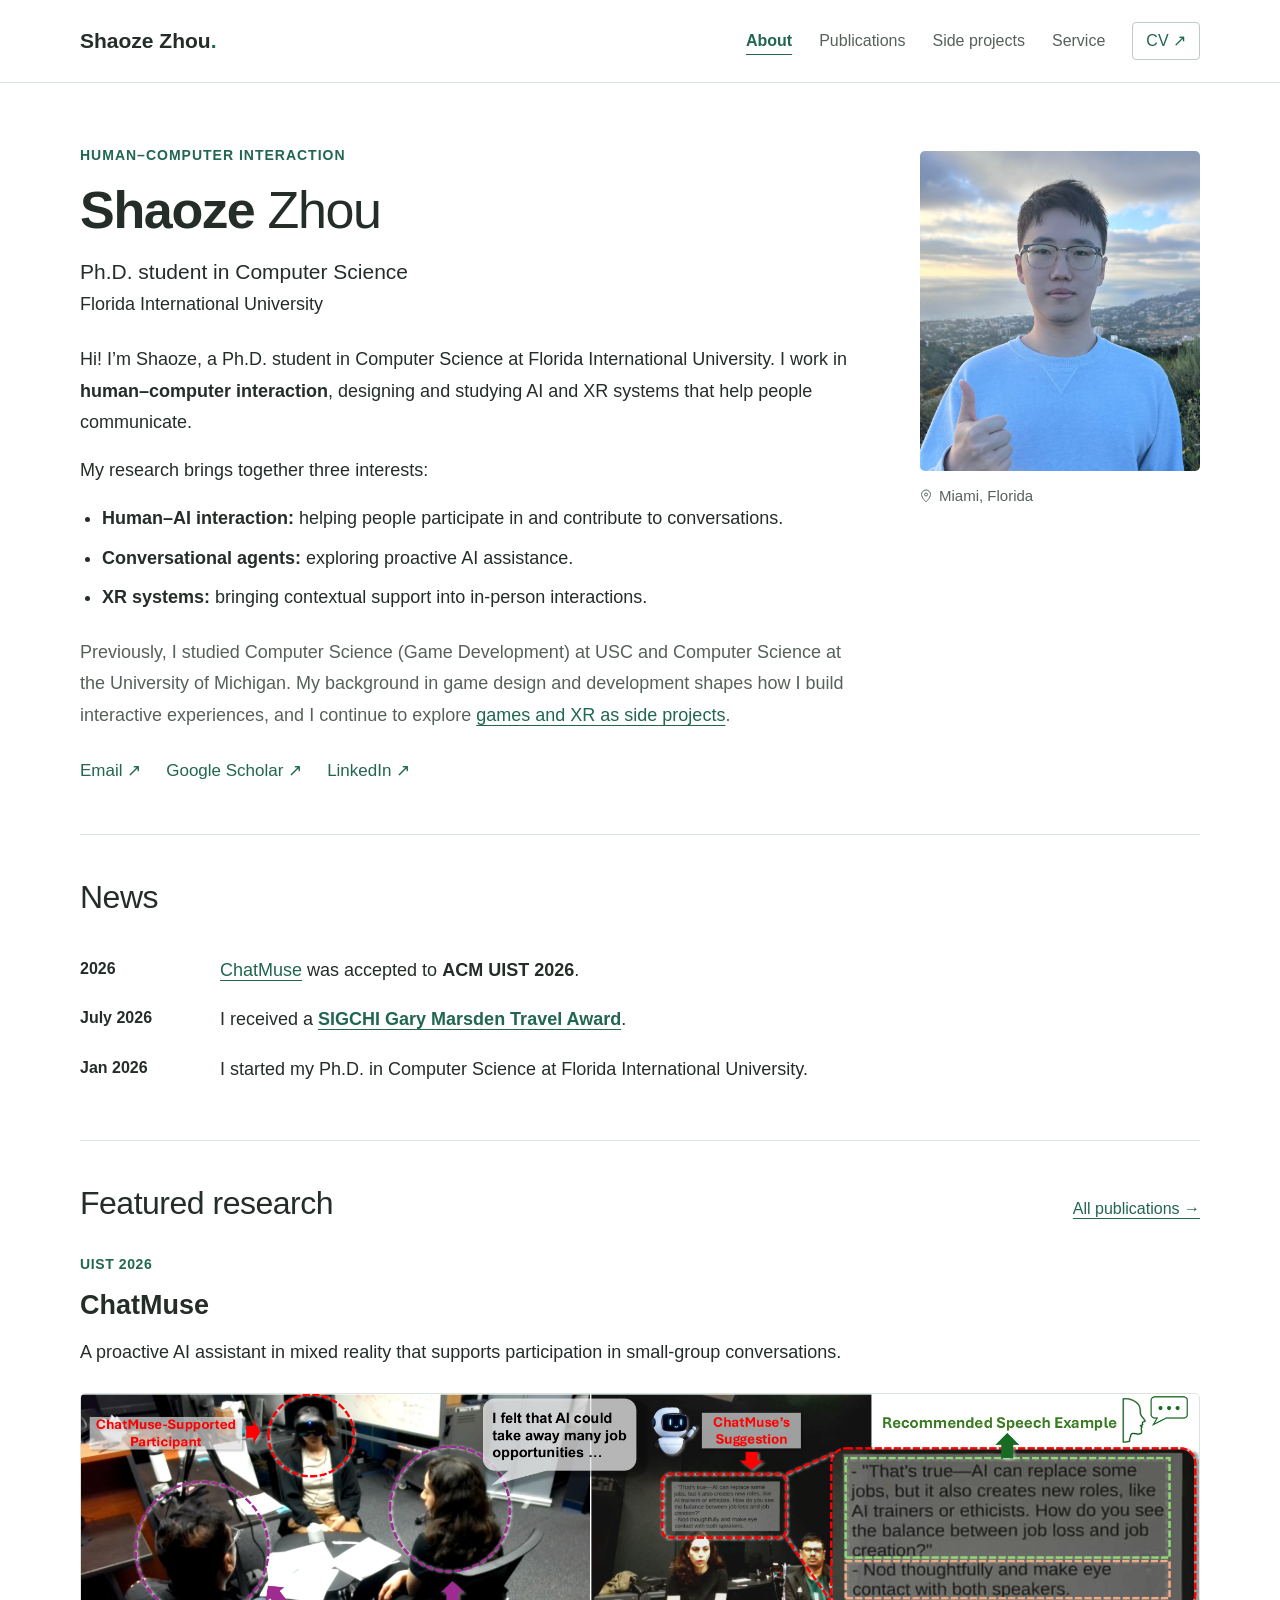
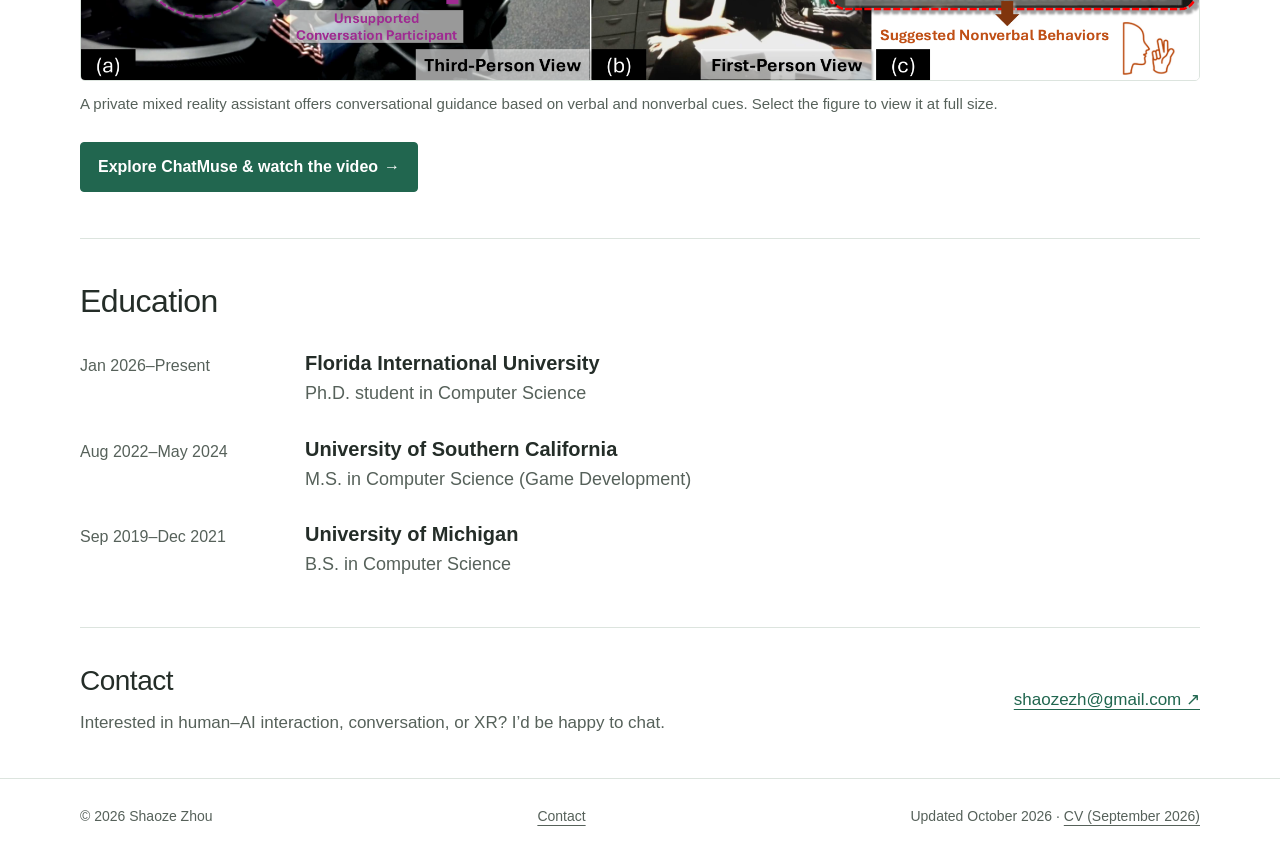
<file: index.html>
<!doctype html>
<html lang="en">
<head>
  <meta charset="utf-8">
  <meta name="viewport" content="width=device-width, initial-scale=1">
  <meta name="theme-color" content="#ffffff">
  <title>About — Shaoze Zhou</title>
  <meta name="description" content="Shaoze Zhou is a Computer Science Ph.D. student at Florida International University, researching human–AI interaction, conversational agents, and XR.">
  <meta property="og:type" content="website">
  <meta property="og:title" content="About — Shaoze Zhou">
  <meta property="og:description" content="Shaoze Zhou is a Computer Science Ph.D. student at Florida International University, researching human–AI interaction, conversational agents, and XR.">
  <meta property="og:image" content="https://shaozezh.com/assets/portrait.png">
  <meta property="og:url" content="https://shaozezh.com/">
  <link rel="canonical" href="https://shaozezh.com/">
  <link rel="icon" href="assets/favicon.svg" type="image/svg+xml">
  <link rel="stylesheet" href="assets/site.css">
  <script src="assets/site.js" defer></script>
</head>
<body>
  <a class="skip-link" href="#main">Skip to content</a>
  <header class="site-header">
    <div class="wrap header-inner">
      <a class="wordmark" href="index.html" aria-label="Shaoze Zhou, home">Shaoze Zhou<span>.</span></a>
      <nav class="nav desktop-nav" aria-label="Main navigation">
        <a href="index.html" aria-current="page">About</a>
        <a href="publications.html">Publications</a>
        <a href="projects.html">Side projects</a>
        <a href="service.html">Service</a>
        <a class="cv-link" href="assets/Shaoze-Zhou-CV.pdf" target="_blank" rel="noopener" aria-label="CV, PDF, September 2026, opens in a new tab">CV <span aria-hidden="true">↗</span></a>
      </nav>
      <details class="mobile-menu">
        <summary>Menu</summary>
        <nav class="nav" aria-label="Mobile navigation">
        <a href="index.html" aria-current="page">About</a>
        <a href="publications.html">Publications</a>
        <a href="projects.html">Side projects</a>
        <a href="service.html">Service</a>
        <a class="cv-link" href="assets/Shaoze-Zhou-CV.pdf" target="_blank" rel="noopener" aria-label="CV, PDF, September 2026, opens in a new tab">CV <span aria-hidden="true">↗</span></a>
        </nav>
      </details>
    </div>
  </header>
  <main class="wrap" id="main">
    <section class="intro" id="about" aria-labelledby="name">
      <div class="intro-copy">
        <div class="intro-heading">
          <p class="eyebrow">Human–computer interaction</p>
          <h1 id="name"><strong>Shaoze</strong> Zhou</h1>
          <p class="position">Ph.D. student in Computer Science<span>Florida International University</span></p>
        </div>
        <div class="bio">
          <p>Hi! I’m Shaoze, a Ph.D. student in Computer Science at Florida International University. I work in <strong>human–computer interaction</strong>, designing and studying AI and XR systems that help people communicate.</p>
          <p>My research brings together three interests:</p>
          <ul class="focus-list">
            <li><strong>Human–AI interaction:</strong> helping people participate in and contribute to conversations.</li>
            <li><strong>Conversational agents:</strong> exploring proactive AI assistance.</li>
            <li><strong>XR systems:</strong> bringing contextual support into in-person interactions.</li>
          </ul>
          <p class="background">Previously, I studied Computer Science (Game Development) at USC and Computer Science at the University of Michigan. My background in game design and development shapes how I build interactive experiences, and I continue to explore <a href="projects.html">games and XR as side projects</a>.</p>
        </div>
        <div class="social-links" aria-label="Profile and contact links">
          <a href="mailto:shaozezh@gmail.com">Email <span aria-hidden="true">↗</span></a>
          <a href="https://scholar.google.com/citations?user=6sEAU2wAAAAJ&amp;hl=en" target="_blank" rel="noopener">Google Scholar <span aria-hidden="true">↗</span></a>
          <a href="https://www.linkedin.com/in/shaozezh/" target="_blank" rel="noopener">LinkedIn <span aria-hidden="true">↗</span></a>
        </div>
      </div>
      <figure class="profile">
        <img class="portrait" src="assets/portrait.png" alt="Shaoze Zhou outdoors with the coast in the background" width="1920" height="2051" fetchpriority="high">
        <figcaption><svg width="12" height="14" viewBox="0 0 16 18" fill="none" aria-hidden="true"><path d="M14 7c0 4-6 10-6 10S2 11 2 7a6 6 0 1 1 12 0Z" stroke="currentColor" stroke-width="1.3"/><circle cx="8" cy="7" r="2" stroke="currentColor" stroke-width="1.3"/></svg> Miami, Florida</figcaption>
      </figure>
    </section>

    <section class="section" id="news" aria-labelledby="news-title">
      <div class="section-heading"><h2 id="news-title">News</h2></div>
      <dl class="news-list">
        <div class="news-item"><dt><time datetime="2026">2026</time></dt><dd><a href="publications.html#pub-chatmuse">ChatMuse</a> was accepted to <strong>ACM UIST 2026</strong>.</dd></div>
        <div class="news-item"><dt><time datetime="2026-07">July 2026</time></dt><dd>I received a <strong><a href="https://sigchi.org/resources/gary-marsden-travel-awards/recipients/" target="_blank" rel="noopener">SIGCHI Gary Marsden Travel Award</a></strong>.</dd></div>
        <div class="news-item"><dt><time datetime="2026-01">Jan 2026</time></dt><dd>I started my Ph.D. in Computer Science at Florida International University.</dd></div>
      </dl>
    </section>

    <section class="section home-feature" aria-labelledby="featured-title">
      <div class="section-heading"><h2 id="featured-title">Featured research</h2><a href="publications.html">All publications <span aria-hidden="true">→</span></a></div>
      <p class="pub-meta">UIST 2026</p>
      <h3>ChatMuse</h3>
      <p>A proactive AI assistant in mixed reality that supports participation in small-group conversations.</p>
      <figure class="teaser-figure">
          <a href="assets/chatmuse-teaser.png" target="_blank" rel="noopener" aria-label="Open the full-size ChatMuse teaser figure in a new tab">
            <img src="assets/chatmuse-teaser.png" alt="ChatMuse supports a participant in a three-person conversation through a mixed reality headset, offering suggested speech and nonverbal behaviors in their field of view." width="2048" height="525" loading="lazy">
          </a>
          <figcaption>A private mixed reality assistant offers conversational guidance based on verbal and nonverbal cues. Select the figure to view it at full size.</figcaption>
        </figure>
      <a class="button button-primary" href="chatmuse.html">Explore ChatMuse &amp; watch the video <span aria-hidden="true">→</span></a>
    </section>

    <section class="section" id="education" aria-labelledby="education-title">
      <div class="section-heading"><h2 id="education-title">Education</h2></div>
      <div class="education-list">
        <div class="education-item"><p class="date">Jan 2026–Present</p><div><h3>Florida International University</h3><p>Ph.D. student in Computer Science</p></div></div>
        <div class="education-item"><p class="date">Aug 2022–May 2024</p><div><h3>University of Southern California</h3><p>M.S. in Computer Science (Game Development)</p></div></div>
        <div class="education-item"><p class="date">Sep 2019–Dec 2021</p><div><h3>University of Michigan</h3><p>B.S. in Computer Science</p></div></div>
      </div>
    </section>

    <section class="contact" aria-labelledby="contact-title">
      <div><h2 id="contact-title">Contact</h2><p>Interested in human–AI interaction, conversation, or XR? I’d be happy to chat.</p></div>
      <a href="mailto:shaozezh@gmail.com">shaozezh@gmail.com <span aria-hidden="true">↗</span></a>
    </section>
  </main>
  <footer>
    <div class="wrap footer-inner">
      <span>© 2026 Shaoze Zhou</span>
      <a href="mailto:shaozezh@gmail.com">Contact</a>
      <span>Updated October 2026 · <a href="assets/Shaoze-Zhou-CV.pdf" target="_blank" rel="noopener">CV (September 2026)</a></span>
    </div>
  </footer>
</body>
</html>
</file>
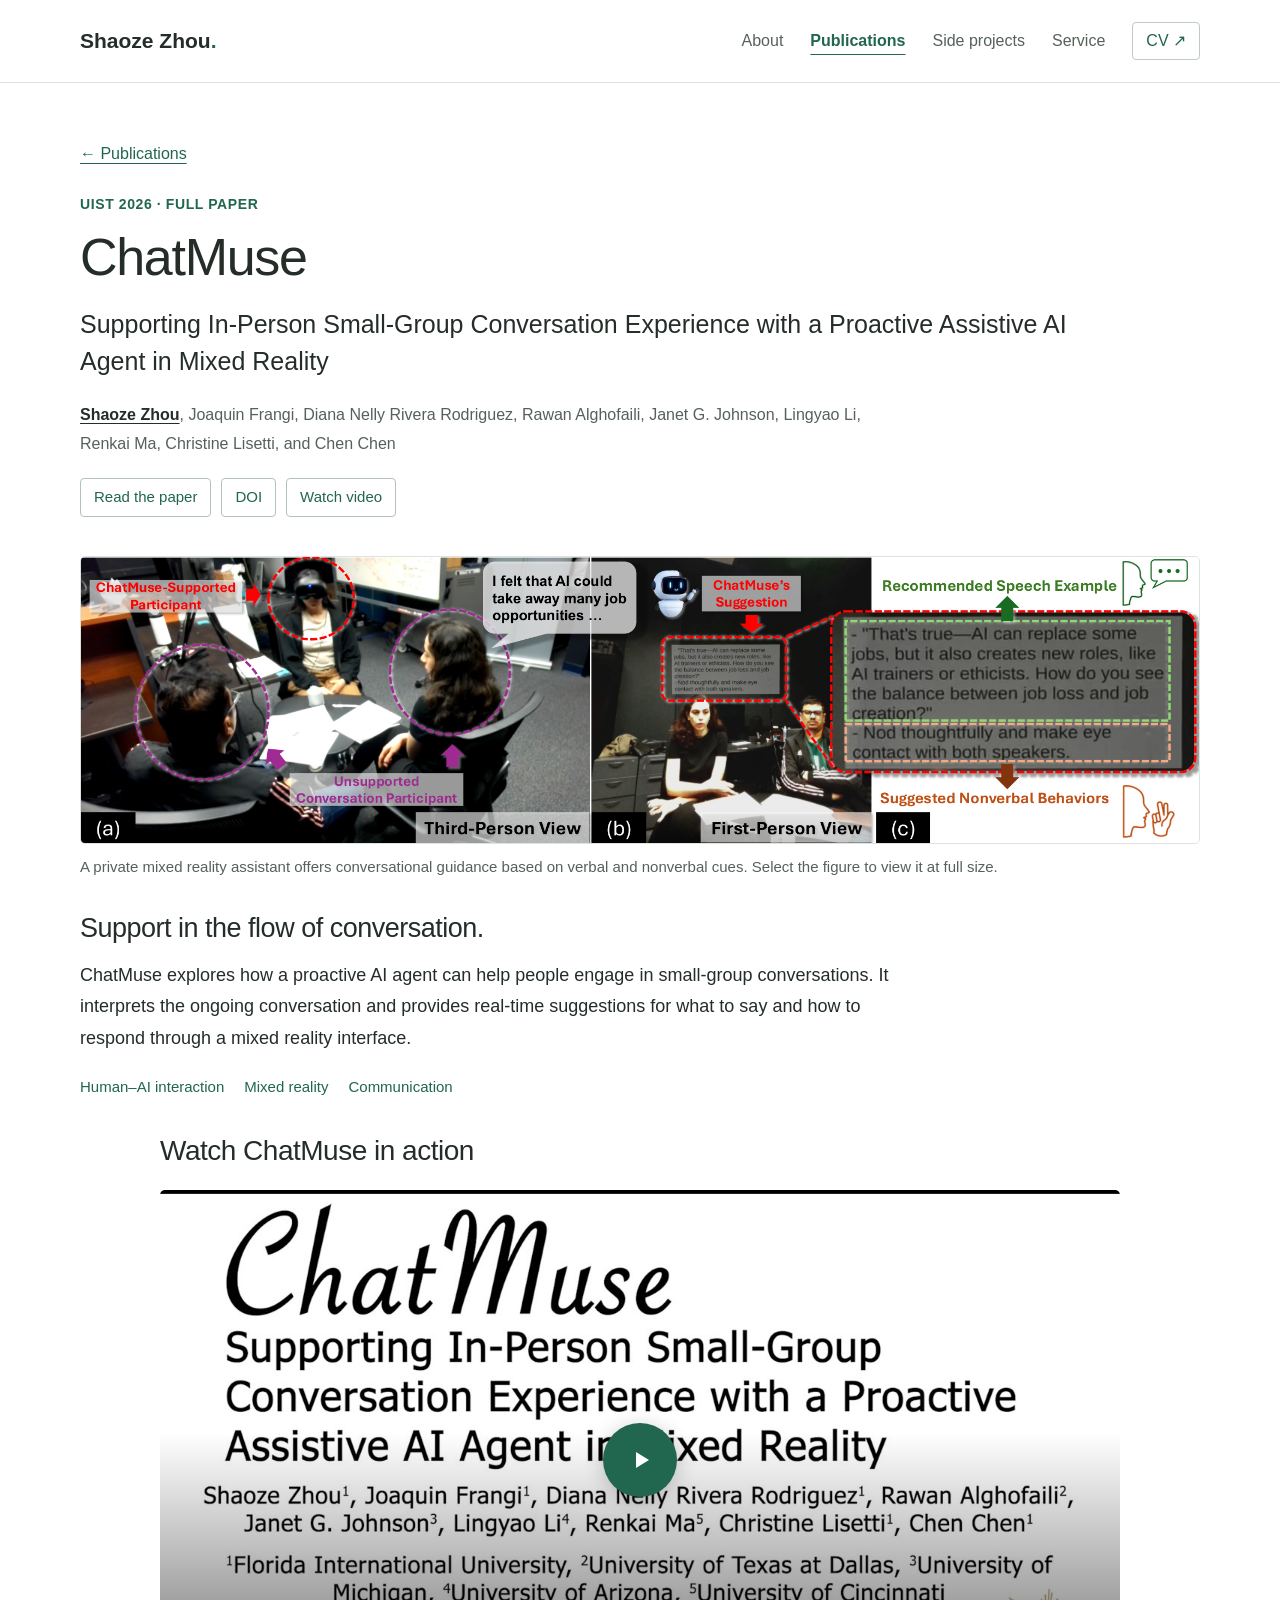
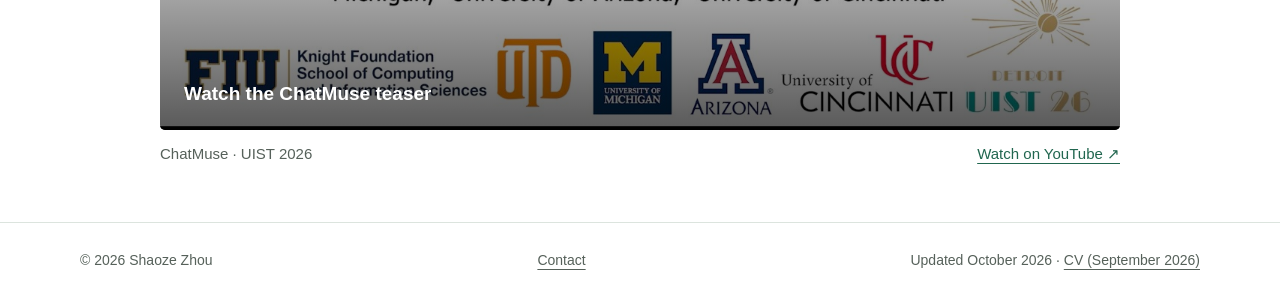
<file: chatmuse.html>
<!doctype html>
<html lang="en">
<head>
  <meta charset="utf-8">
  <meta name="viewport" content="width=device-width, initial-scale=1">
  <meta name="theme-color" content="#ffffff">
  <title>ChatMuse — Shaoze Zhou</title>
  <meta name="description" content="ChatMuse: a proactive assistive AI agent in mixed reality for in-person small-group conversations. UIST 2026.">
  <meta property="og:type" content="website">
  <meta property="og:title" content="ChatMuse — Shaoze Zhou">
  <meta property="og:description" content="ChatMuse: a proactive assistive AI agent in mixed reality for in-person small-group conversations. UIST 2026.">
  <meta property="og:image" content="https://shaozezh.com/assets/portrait.png">
  <meta property="og:url" content="https://shaozezh.com/chatmuse.html">
  <link rel="canonical" href="https://shaozezh.com/chatmuse.html">
  <link rel="icon" href="assets/favicon.svg" type="image/svg+xml">
  <link rel="stylesheet" href="assets/site.css">
  <script src="assets/site.js" defer></script>
</head>
<body>
  <a class="skip-link" href="#main">Skip to content</a>
  <header class="site-header">
    <div class="wrap header-inner">
      <a class="wordmark" href="index.html" aria-label="Shaoze Zhou, home">Shaoze Zhou<span>.</span></a>
      <nav class="nav desktop-nav" aria-label="Main navigation">
        <a href="index.html">About</a>
        <a href="publications.html" class="section-active">Publications</a>
        <a href="projects.html">Side projects</a>
        <a href="service.html">Service</a>
        <a class="cv-link" href="assets/Shaoze-Zhou-CV.pdf" target="_blank" rel="noopener" aria-label="CV, PDF, September 2026, opens in a new tab">CV <span aria-hidden="true">↗</span></a>
      </nav>
      <details class="mobile-menu">
        <summary>Menu</summary>
        <nav class="nav" aria-label="Mobile navigation">
        <a href="index.html">About</a>
        <a href="publications.html" class="section-active">Publications</a>
        <a href="projects.html">Side projects</a>
        <a href="service.html">Service</a>
        <a class="cv-link" href="assets/Shaoze-Zhou-CV.pdf" target="_blank" rel="noopener" aria-label="CV, PDF, September 2026, opens in a new tab">CV <span aria-hidden="true">↗</span></a>
        </nav>
      </details>
    </div>
  </header>
  <main class="wrap" id="main">
<header class="page-heading chatmuse-heading">
  <a class="back-link" href="publications.html">← Publications</a>
  <p class="pub-meta">UIST 2026 · Full paper</p>
  <h1>ChatMuse</h1>
  <p class="project-subtitle">Supporting In-Person Small-Group Conversation Experience with a Proactive Assistive AI Agent in Mixed Reality</p>
  <p class="authors"><strong>Shaoze Zhou</strong>, Joaquin Frangi, Diana Nelly Rivera Rodriguez, Rawan Alghofaili, Janet G. Johnson, Lingyao Li, Renkai Ma, Christine Lisetti, and Chen Chen</p>
  <div class="pub-links"><a href="https://arxiv.org/pdf/2607.18556" target="_blank" rel="noopener">Read the paper</a><a href="https://doi.org/10.1145/3830398.3830487" target="_blank" rel="noopener">DOI</a><a href="#chatmuse-video">Watch video</a></div>
</header>
<figure class="teaser-figure">
          <a href="assets/chatmuse-teaser.png" target="_blank" rel="noopener" aria-label="Open the full-size ChatMuse teaser figure in a new tab">
            <img src="assets/chatmuse-teaser.png" alt="ChatMuse supports a participant in a three-person conversation through a mixed reality headset, offering suggested speech and nonverbal behaviors in their field of view." width="2048" height="525" loading="lazy">
          </a>
          <figcaption>A private mixed reality assistant offers conversational guidance based on verbal and nonverbal cues. Select the figure to view it at full size.</figcaption>
        </figure>
<div class="feature-description">
            <h2>Support in the flow of conversation.</h2>
            <p>ChatMuse explores how a proactive AI agent can help people engage in small-group conversations. It interprets the ongoing conversation and provides real-time suggestions for what to say and how to respond through a mixed reality interface.</p>
            <div class="topic-list" aria-label="Research topics"><span>Human–AI interaction</span><span>Mixed reality</span><span>Communication</span></div>
          </div>
<section class="video-area" id="chatmuse-video" aria-labelledby="video-title"><h2 id="video-title">Watch ChatMuse in action</h2>
            <div class="video-frame" id="video-frame">
              <a class="video-launch" id="play-chatmuse" href="https://www.youtube.com/watch?v=IMoYRhvsHsI" target="_blank" rel="noopener" aria-label="Play the ChatMuse teaser video">
                <img src="assets/chatmuse-video.jpg" alt="" width="1280" height="720" loading="lazy">
                <span class="play-icon" aria-hidden="true"><svg width="21" height="24" viewBox="0 0 21 24" fill="none"><path d="m6 4 13 8L6 20V4Z" fill="currentColor"/></svg></span>
                <span class="play-label">Watch the ChatMuse teaser</span>
              </a>
            </div>
            <div class="video-caption"><span>ChatMuse · UIST 2026</span><a href="https://www.youtube.com/watch?v=IMoYRhvsHsI" target="_blank" rel="noopener">Watch on YouTube <span aria-hidden="true">↗</span></a></div>
            <noscript><p><a href="https://www.youtube.com/watch?v=IMoYRhvsHsI">Watch the ChatMuse teaser on YouTube</a>.</p></noscript>
          </section>
  </main>
  <footer>
    <div class="wrap footer-inner">
      <span>© 2026 Shaoze Zhou</span>
      <a href="mailto:shaozezh@gmail.com">Contact</a>
      <span>Updated October 2026 · <a href="assets/Shaoze-Zhou-CV.pdf" target="_blank" rel="noopener">CV (September 2026)</a></span>
    </div>
  </footer>
</body>
</html>
</file>
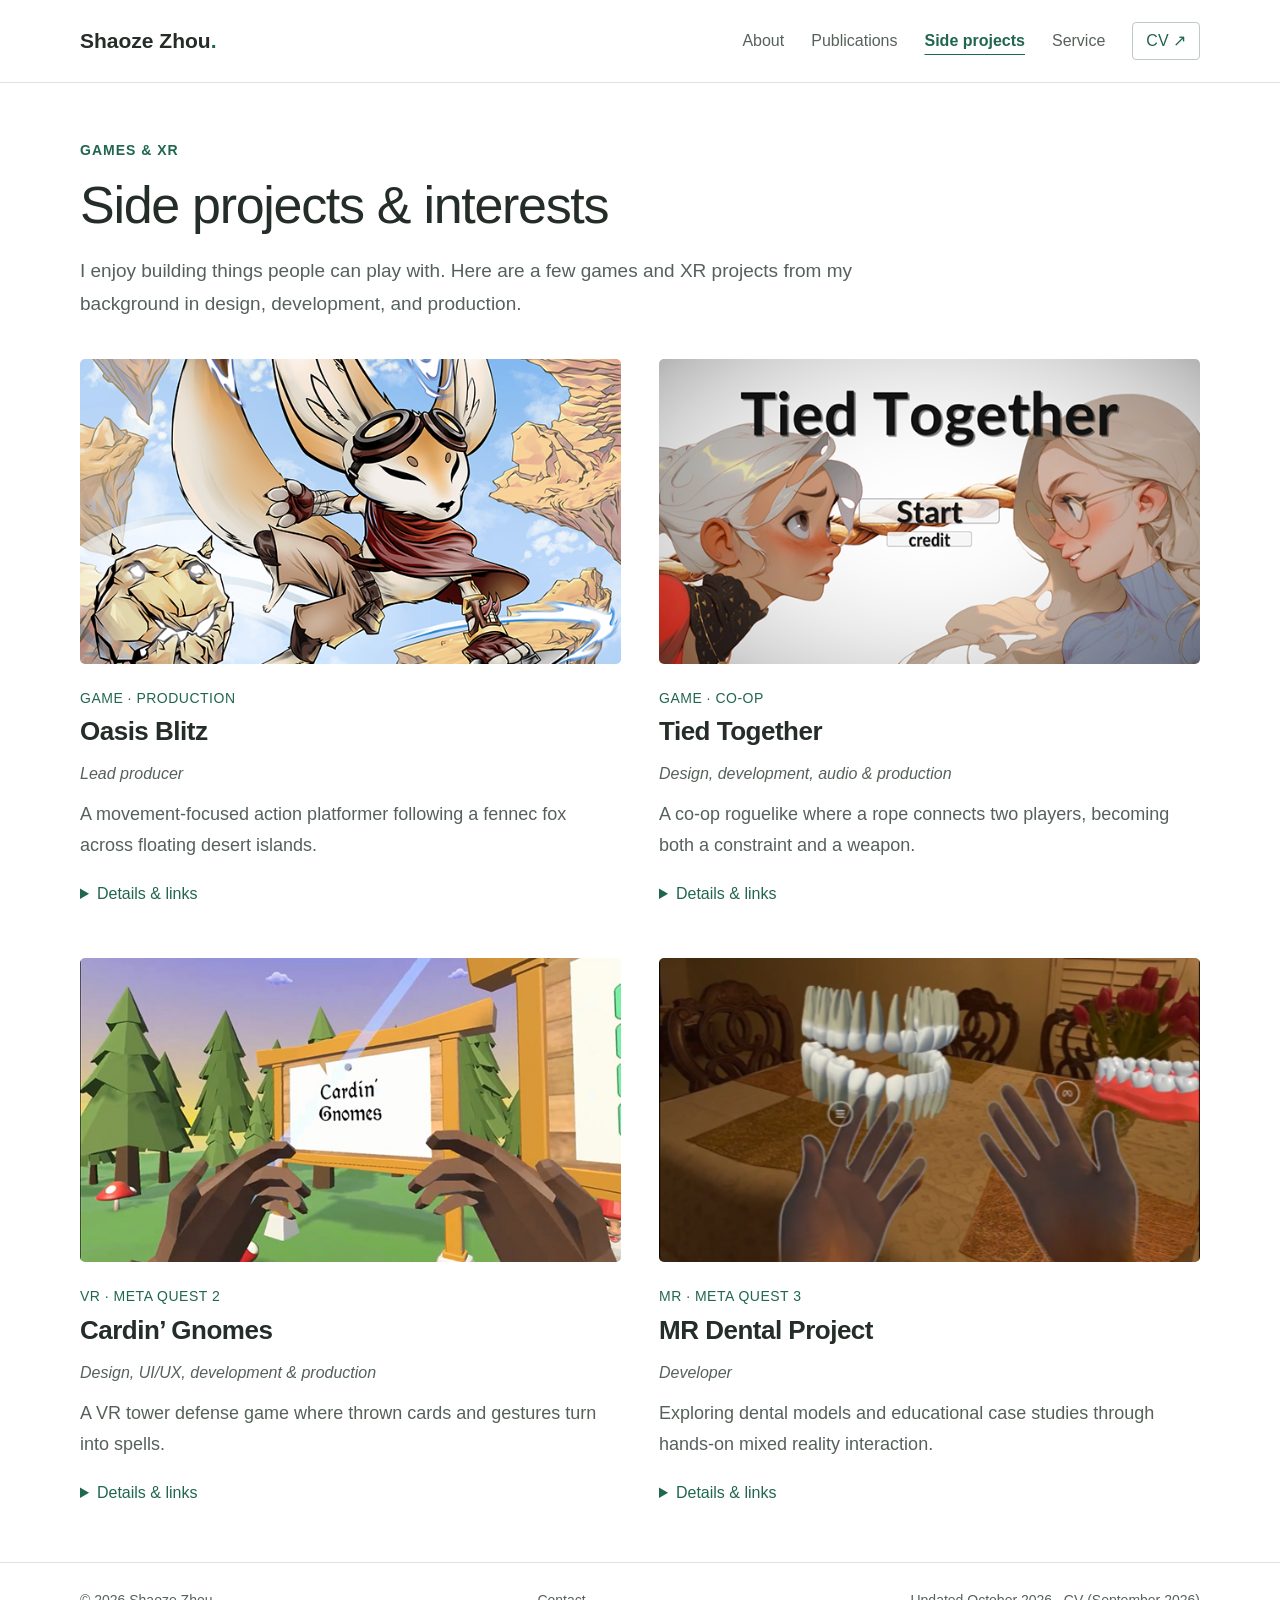
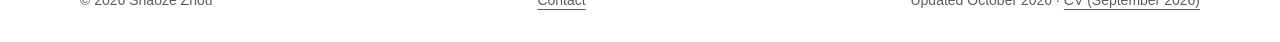
<file: projects.html>
<!doctype html>
<html lang="en">
<head>
  <meta charset="utf-8">
  <meta name="viewport" content="width=device-width, initial-scale=1">
  <meta name="theme-color" content="#ffffff">
  <title>Side projects — Shaoze Zhou</title>
  <meta name="description" content="Selected games and XR projects by Shaoze Zhou, including Oasis Blitz, Tied Together, Cardin’ Gnomes, and an MR dental prototype.">
  <meta property="og:type" content="website">
  <meta property="og:title" content="Side projects — Shaoze Zhou">
  <meta property="og:description" content="Selected games and XR projects by Shaoze Zhou, including Oasis Blitz, Tied Together, Cardin’ Gnomes, and an MR dental prototype.">
  <meta property="og:image" content="https://shaozezh.com/assets/portrait.png">
  <meta property="og:url" content="https://shaozezh.com/projects.html">
  <link rel="canonical" href="https://shaozezh.com/projects.html">
  <link rel="icon" href="assets/favicon.svg" type="image/svg+xml">
  <link rel="stylesheet" href="assets/site.css">
  <script src="assets/site.js" defer></script>
</head>
<body>
  <a class="skip-link" href="#main">Skip to content</a>
  <header class="site-header">
    <div class="wrap header-inner">
      <a class="wordmark" href="index.html" aria-label="Shaoze Zhou, home">Shaoze Zhou<span>.</span></a>
      <nav class="nav desktop-nav" aria-label="Main navigation">
        <a href="index.html">About</a>
        <a href="publications.html">Publications</a>
        <a href="projects.html" aria-current="page">Side projects</a>
        <a href="service.html">Service</a>
        <a class="cv-link" href="assets/Shaoze-Zhou-CV.pdf" target="_blank" rel="noopener" aria-label="CV, PDF, September 2026, opens in a new tab">CV <span aria-hidden="true">↗</span></a>
      </nav>
      <details class="mobile-menu">
        <summary>Menu</summary>
        <nav class="nav" aria-label="Mobile navigation">
        <a href="index.html">About</a>
        <a href="publications.html">Publications</a>
        <a href="projects.html" aria-current="page">Side projects</a>
        <a href="service.html">Service</a>
        <a class="cv-link" href="assets/Shaoze-Zhou-CV.pdf" target="_blank" rel="noopener" aria-label="CV, PDF, September 2026, opens in a new tab">CV <span aria-hidden="true">↗</span></a>
        </nav>
      </details>
    </div>
  </header>
  <main class="wrap" id="main">
<header class="page-heading"><p class="eyebrow">Games &amp; XR</p><h1>Side projects &amp; interests</h1><p>I enjoy building things people can play with. Here are a few games and XR projects from my background in design, development, and production.</p></header>
<div class="project-grid">
<article class="project">
          <img src="assets/oasis-blitz.png" alt="Oasis Blitz game artwork" width="640" height="360" loading="lazy">
          <p class="project-type">Game · Production</p><h2>Oasis Blitz</h2>
          <p class="project-role">Lead producer</p>
          <p>A movement-focused action platformer following a fennec fox across floating desert islands.</p>
          <details><summary>Details &amp; links</summary><p>Lead producer. I coordinated team sprints, production milestones, QA tracking, and design workflows.</p><a href="https://store.steampowered.com/app/2966980/Oasis_Blitz/" target="_blank" rel="noopener">View on Steam <span aria-hidden="true">↗</span></a></details>
        </article>
<article class="project">
          <img src="assets/tied-together.png" alt="Tied Together cooperative game screenshot" width="640" height="360" loading="lazy">
          <p class="project-type">Game · Co-op</p><h2>Tied Together</h2>
          <p class="project-role">Design, development, audio &amp; production</p>
          <p>A co-op roguelike where a rope connects two players, becoming both a constraint and a weapon.</p>
          <details><summary>Details &amp; links</summary><p>Game and level design, development, audio, and production. My work included rope mechanics, procedural dungeons, and playtesting.</p><a href="https://thomaschen1220.github.io/TiedTogetherBuild/build_week15_final/index.html" target="_blank" rel="noopener">Play in your browser <span aria-hidden="true">↗</span></a></details>
        </article>
<article class="project">
          <img src="assets/cardin-gnomes.jpg" alt="Cardin’ Gnomes virtual reality game" width="640" height="360" loading="lazy">
          <p class="project-type">VR · Meta Quest 2</p><h2>Cardin’ Gnomes</h2>
          <p class="project-role">Design, UI/UX, development &amp; production</p>
          <p>A VR tower defense game where thrown cards and gestures turn into spells.</p>
          <details><summary>Details &amp; links</summary><p>Design, UI/UX, development, modeling, and production, including gesture detection, onboarding, and usability research.</p><a href="https://www-ccv.adobe.io/v1/player/ccv/Mvp5Tw5eMgY/embed?bgcolor=%23191919&amp;lazyLoading=true&amp;api_key=BehancePro2View" target="_blank" rel="noopener">Watch gameplay <span aria-hidden="true">↗</span></a></details>
        </article>
<article class="project">
          <img src="assets/mr-dental-project.png" alt="Mixed reality dental prototype showing a model of teeth" width="484" height="272" loading="lazy">
          <p class="project-type">MR · Meta Quest 3</p><h2>MR Dental Project</h2>
          <p class="project-role">Developer</p>
          <p>Exploring dental models and educational case studies through hands-on mixed reality interaction.</p>
          <details><summary>Details &amp; links</summary><p>I developed hand tracking and gesture interactions for selecting and scaling teeth, plus an immersive demonstration of a filling procedure.</p><a href="https://www-ccv.adobe.io/v1/player/ccv/A3d9tnCq6Is/embed?bgcolor=%23191919&amp;lazyLoading=true&amp;api_key=BehancePro2View" target="_blank" rel="noopener">Watch the demo <span aria-hidden="true">↗</span></a></details>
        </article>
</div>
  </main>
  <footer>
    <div class="wrap footer-inner">
      <span>© 2026 Shaoze Zhou</span>
      <a href="mailto:shaozezh@gmail.com">Contact</a>
      <span>Updated October 2026 · <a href="assets/Shaoze-Zhou-CV.pdf" target="_blank" rel="noopener">CV (September 2026)</a></span>
    </div>
  </footer>
</body>
</html>
</file>
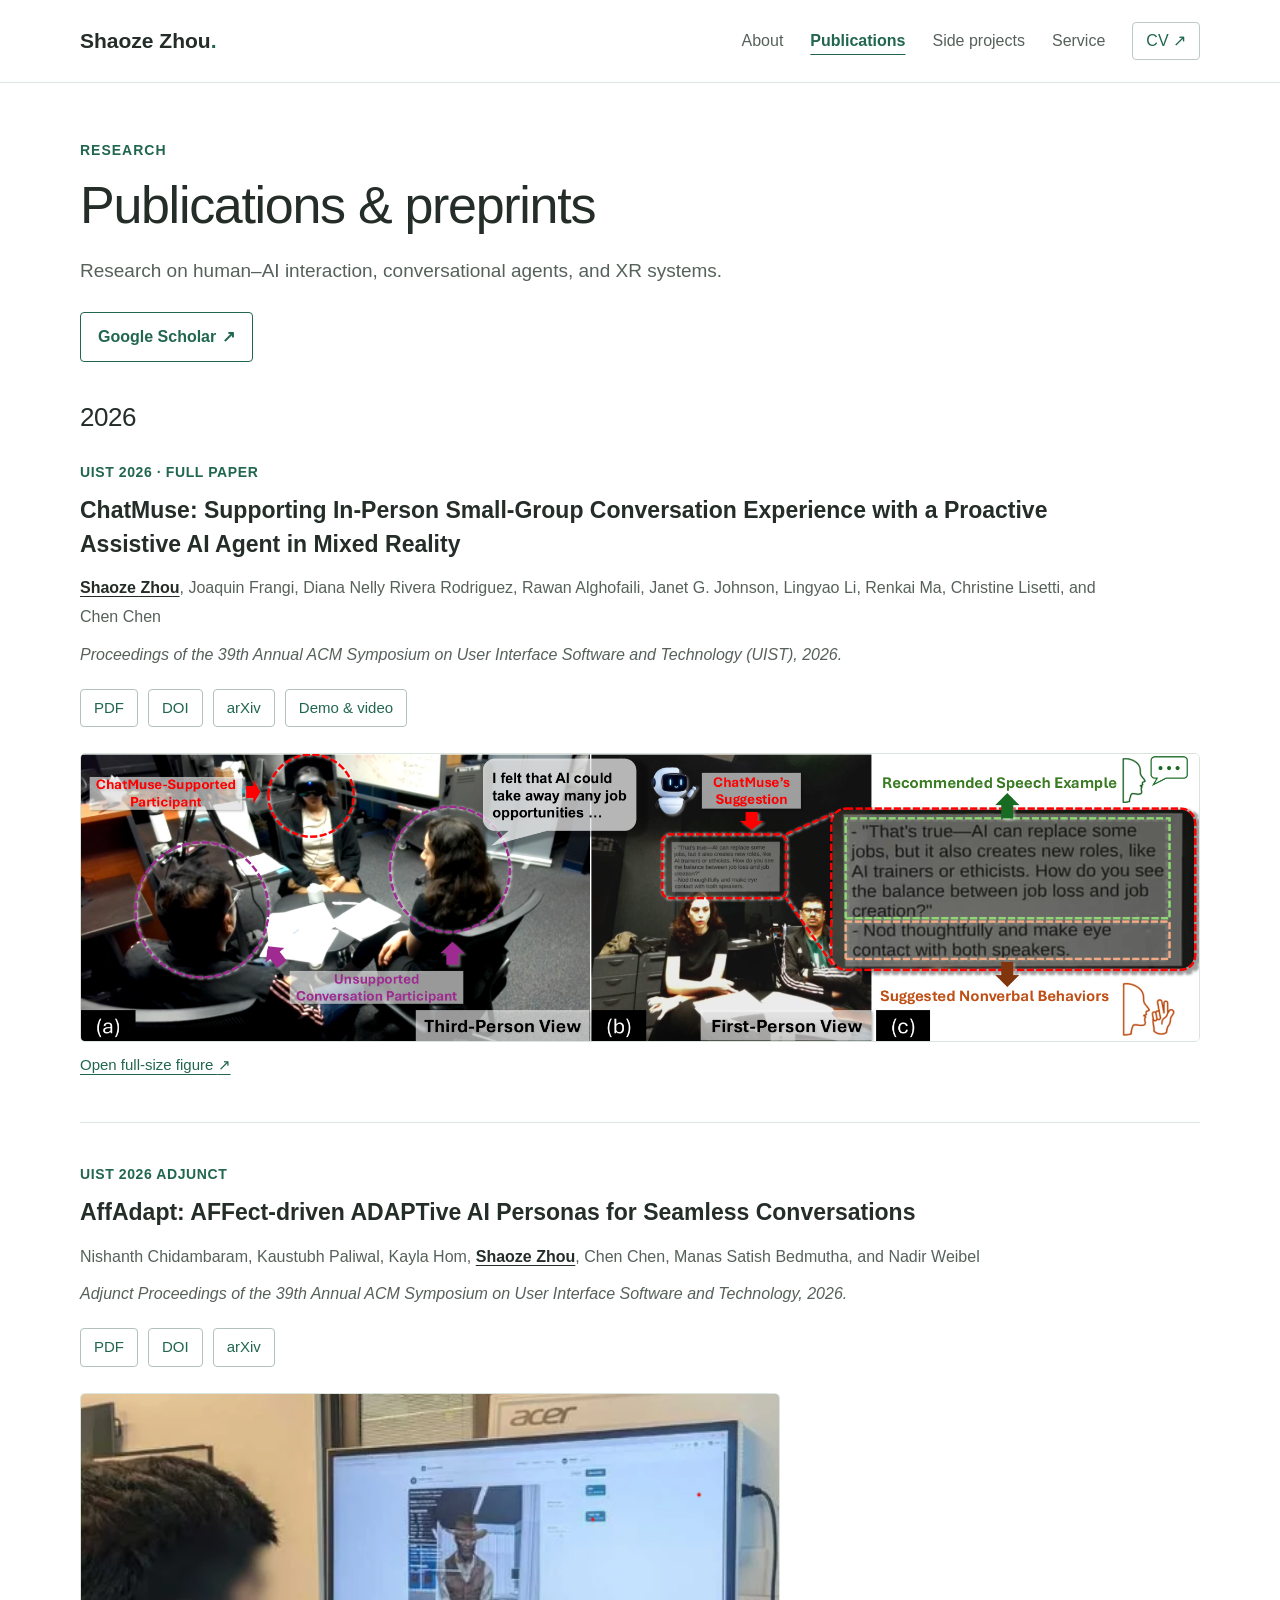
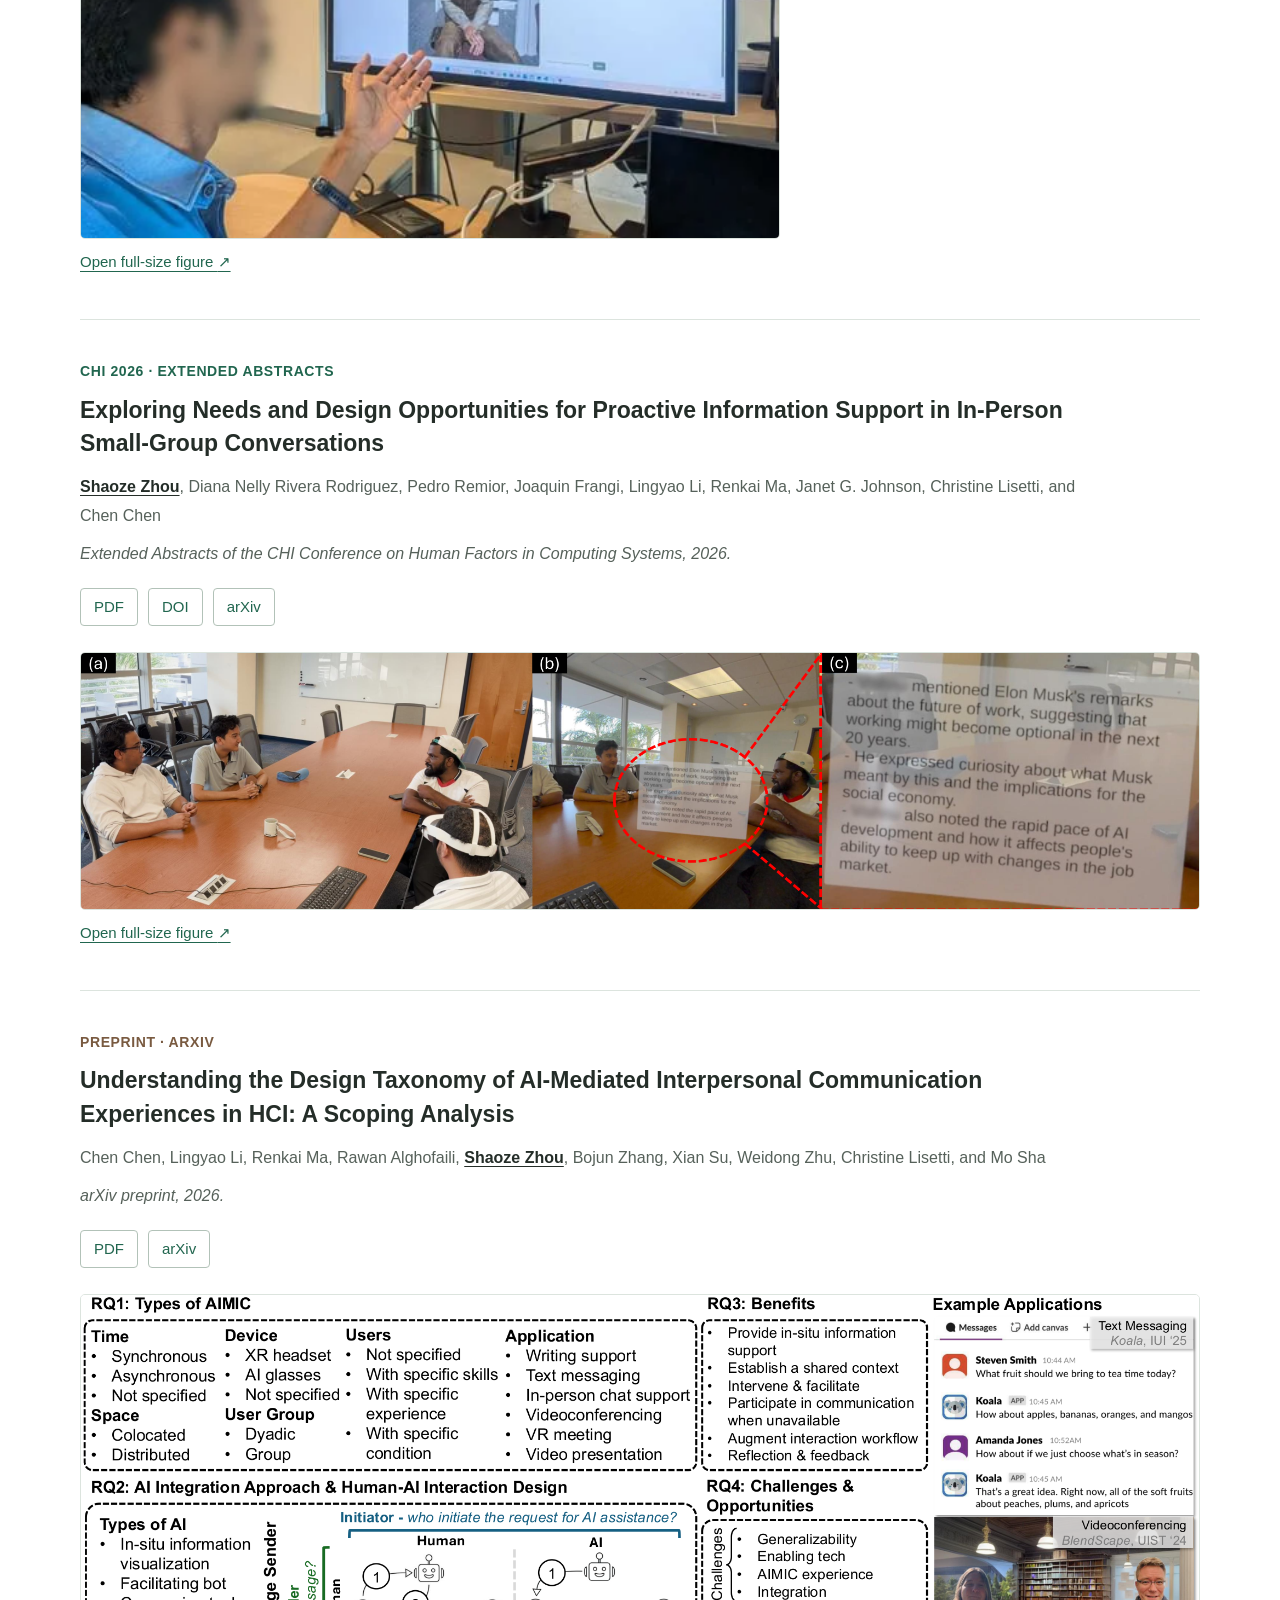
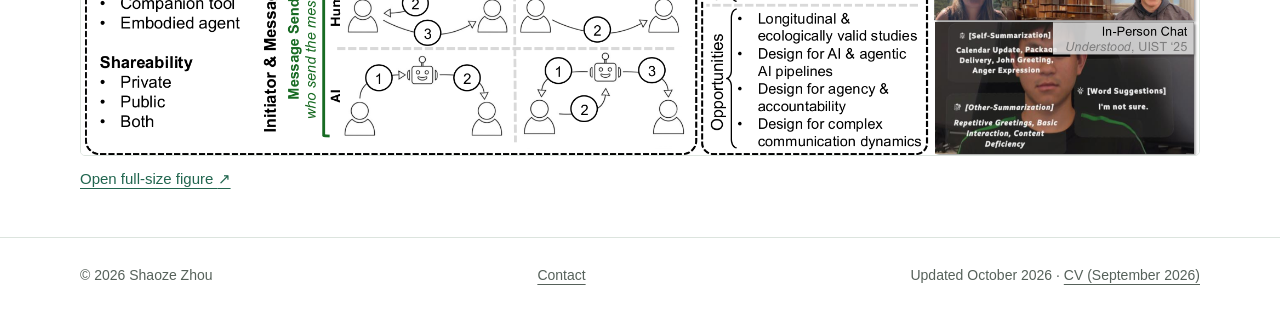
<file: publications.html>
<!doctype html>
<html lang="en">
<head>
  <meta charset="utf-8">
  <meta name="viewport" content="width=device-width, initial-scale=1">
  <meta name="theme-color" content="#ffffff">
  <title>Publications — Shaoze Zhou</title>
  <meta name="description" content="Publications and preprints by Shaoze Zhou, with paper figures, author lists, venues, and links.">
  <meta property="og:type" content="website">
  <meta property="og:title" content="Publications — Shaoze Zhou">
  <meta property="og:description" content="Publications and preprints by Shaoze Zhou, with paper figures, author lists, venues, and links.">
  <meta property="og:image" content="https://shaozezh.com/assets/portrait.png">
  <meta property="og:url" content="https://shaozezh.com/publications.html">
  <link rel="canonical" href="https://shaozezh.com/publications.html">
  <link rel="icon" href="assets/favicon.svg" type="image/svg+xml">
  <link rel="stylesheet" href="assets/site.css">
  <script src="assets/site.js" defer></script>
</head>
<body>
  <a class="skip-link" href="#main">Skip to content</a>
  <header class="site-header">
    <div class="wrap header-inner">
      <a class="wordmark" href="index.html" aria-label="Shaoze Zhou, home">Shaoze Zhou<span>.</span></a>
      <nav class="nav desktop-nav" aria-label="Main navigation">
        <a href="index.html">About</a>
        <a href="publications.html" aria-current="page">Publications</a>
        <a href="projects.html">Side projects</a>
        <a href="service.html">Service</a>
        <a class="cv-link" href="assets/Shaoze-Zhou-CV.pdf" target="_blank" rel="noopener" aria-label="CV, PDF, September 2026, opens in a new tab">CV <span aria-hidden="true">↗</span></a>
      </nav>
      <details class="mobile-menu">
        <summary>Menu</summary>
        <nav class="nav" aria-label="Mobile navigation">
        <a href="index.html">About</a>
        <a href="publications.html" aria-current="page">Publications</a>
        <a href="projects.html">Side projects</a>
        <a href="service.html">Service</a>
        <a class="cv-link" href="assets/Shaoze-Zhou-CV.pdf" target="_blank" rel="noopener" aria-label="CV, PDF, September 2026, opens in a new tab">CV <span aria-hidden="true">↗</span></a>
        </nav>
      </details>
    </div>
  </header>
  <main class="wrap" id="main">
<header class="page-heading"><p class="eyebrow">Research</p><h1>Publications &amp; preprints</h1><p>Research on human–AI interaction, conversational agents, and XR systems.</p><a class="button" href="https://scholar.google.com/citations?user=6sEAU2wAAAAJ&amp;hl=en" target="_blank" rel="noopener">Google Scholar <span aria-hidden="true">↗</span></a></header>
<h2 class="publication-year">2026</h2>
    <article class="publication" id="pub-chatmuse">
      <p class="pub-meta">UIST 2026 · Full paper</p>
            <h3><a href="https://doi.org/10.1145/3830398.3830487" target="_blank" rel="noopener">ChatMuse: Supporting In-Person Small-Group Conversation Experience with a Proactive Assistive AI Agent in Mixed Reality</a></h3>
            <p class="authors"><strong>Shaoze Zhou</strong>, Joaquin Frangi, Diana Nelly Rivera Rodriguez, Rawan Alghofaili, Janet G. Johnson, Lingyao Li, Renkai Ma, Christine Lisetti, and Chen Chen</p>
            <p class="pub-venue">Proceedings of the 39th Annual ACM Symposium on User Interface Software and Technology (UIST), 2026.</p>
            <div class="pub-links"><a href="https://arxiv.org/pdf/2607.18556" target="_blank" rel="noopener">PDF</a><a href="https://doi.org/10.1145/3830398.3830487" target="_blank" rel="noopener">DOI</a><a href="https://arxiv.org/abs/2607.18556" target="_blank" rel="noopener">arXiv</a><a href="chatmuse.html">Demo &amp; video</a></div>
      <figure class="publication-figure">
        <a href="assets/chatmuse-teaser.png" target="_blank" rel="noopener" aria-label="Open the full-size ChatMuse figure">
          <img src="assets/chatmuse-teaser.png" alt="ChatMuse conversation study and mixed reality assistance" width="2048" height="525" loading="lazy">
        </a>
        <figcaption><a href="assets/chatmuse-teaser.png" target="_blank" rel="noopener">Open full-size figure <span aria-hidden="true">↗</span></a></figcaption>
      </figure>
    </article>
    <article class="publication" id="pub-affadapt">
      <p class="pub-meta">UIST 2026 Adjunct</p>
            <h3><a href="https://doi.org/10.1145/3830397.3841841" target="_blank" rel="noopener">AffAdapt: AFFect-driven ADAPTive AI Personas for Seamless Conversations</a></h3>
            <p class="authors">Nishanth Chidambaram, Kaustubh Paliwal, Kayla Hom, <strong>Shaoze Zhou</strong>, Chen Chen, Manas Satish Bedmutha, and Nadir Weibel</p>
            <p class="pub-venue">Adjunct Proceedings of the 39th Annual ACM Symposium on User Interface Software and Technology, 2026.</p>
            <div class="pub-links"><a href="https://arxiv.org/pdf/2608.22702" target="_blank" rel="noopener">PDF</a><a href="https://doi.org/10.1145/3830397.3841841" target="_blank" rel="noopener">DOI</a><a href="https://arxiv.org/abs/2608.22702" target="_blank" rel="noopener">arXiv</a></div>
      <figure class="publication-figure compact">
        <a href="assets/affadapt-figure.png" target="_blank" rel="noopener" aria-label="Open the full-size AffAdapt figure">
          <img src="assets/affadapt-figure.png" alt="A person interacting with an embodied AI persona in AffAdapt" width="506" height="322" loading="lazy">
        </a>
        <figcaption><a href="assets/affadapt-figure.png" target="_blank" rel="noopener">Open full-size figure <span aria-hidden="true">↗</span></a></figcaption>
      </figure>
    </article>
    <article class="publication" id="pub-chi-conversation">
      <p class="pub-meta">CHI 2026 · Extended abstracts</p>
            <h3><a href="https://doi.org/10.1145/3772363.3799279" target="_blank" rel="noopener">Exploring Needs and Design Opportunities for Proactive Information Support in In-Person Small-Group Conversations</a></h3>
            <p class="authors"><strong>Shaoze Zhou</strong>, Diana Nelly Rivera Rodriguez, Pedro Remior, Joaquin Frangi, Lingyao Li, Renkai Ma, Janet G. Johnson, Christine Lisetti, and Chen Chen</p>
            <p class="pub-venue">Extended Abstracts of the CHI Conference on Human Factors in Computing Systems, 2026.</p>
            <div class="pub-links"><a href="https://arxiv.org/pdf/2601.17240" target="_blank" rel="noopener">PDF</a><a href="https://doi.org/10.1145/3772363.3799279" target="_blank" rel="noopener">DOI</a><a href="https://arxiv.org/abs/2601.17240" target="_blank" rel="noopener">arXiv</a></div>
      <figure class="publication-figure">
        <a href="assets/chi-conversation-figure.png" target="_blank" rel="noopener" aria-label="Open the full-size CHI conversation study figure">
          <img src="assets/chi-conversation-figure.png" alt="Small-group conversation and a mixed reality information-support prototype" width="2048" height="468" loading="lazy">
        </a>
        <figcaption><a href="assets/chi-conversation-figure.png" target="_blank" rel="noopener">Open full-size figure <span aria-hidden="true">↗</span></a></figcaption>
      </figure>
    </article>
    <article class="publication" id="pub-aimic-scoping">
      <p class="pub-meta preprint-label">Preprint · arXiv</p>
            <h3><a href="https://arxiv.org/abs/2609.14639" target="_blank" rel="noopener">Understanding the Design Taxonomy of AI-Mediated Interpersonal Communication Experiences in HCI: A Scoping Analysis</a></h3>
            <p class="authors">Chen Chen, Lingyao Li, Renkai Ma, Rawan Alghofaili, <strong>Shaoze Zhou</strong>, Bojun Zhang, Xian Su, Weidong Zhu, Christine Lisetti, and Mo Sha</p>
            <p class="pub-venue">arXiv preprint, 2026.</p>
            <div class="pub-links"><a href="https://arxiv.org/pdf/2609.14639" target="_blank" rel="noopener">PDF</a><a href="https://arxiv.org/abs/2609.14639" target="_blank" rel="noopener">arXiv</a></div>
      <figure class="publication-figure">
        <a href="assets/aimic-scoping-figure.png" target="_blank" rel="noopener" aria-label="Open the full-size AI-mediated communication scoping analysis figure">
          <img src="assets/aimic-scoping-figure.png" alt="Overview of the design taxonomy for AI-mediated interpersonal communication" width="2040" height="840" loading="lazy">
        </a>
        <figcaption><a href="assets/aimic-scoping-figure.png" target="_blank" rel="noopener">Open full-size figure <span aria-hidden="true">↗</span></a></figcaption>
      </figure>
    </article>
  </main>
  <footer>
    <div class="wrap footer-inner">
      <span>© 2026 Shaoze Zhou</span>
      <a href="mailto:shaozezh@gmail.com">Contact</a>
      <span>Updated October 2026 · <a href="assets/Shaoze-Zhou-CV.pdf" target="_blank" rel="noopener">CV (September 2026)</a></span>
    </div>
  </footer>
</body>
</html>
</file>
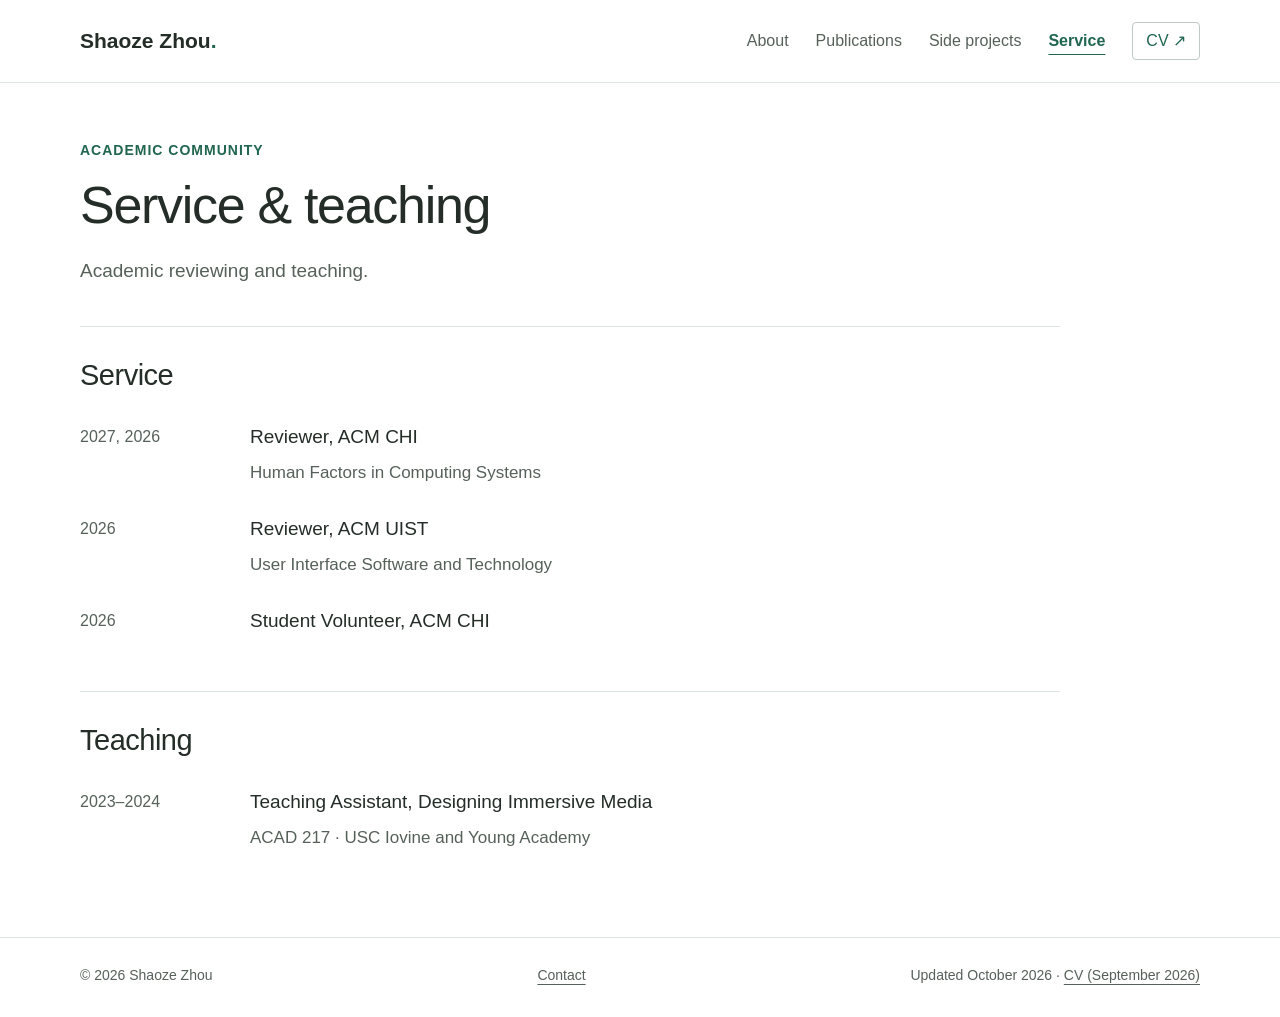
<file: service.html>
<!doctype html>
<html lang="en">
<head>
  <meta charset="utf-8">
  <meta name="viewport" content="width=device-width, initial-scale=1">
  <meta name="theme-color" content="#ffffff">
  <title>Service &amp; teaching — Shaoze Zhou</title>
  <meta name="description" content="Shaoze Zhou’s academic service and teaching experience.">
  <meta property="og:type" content="website">
  <meta property="og:title" content="Service &amp; teaching — Shaoze Zhou">
  <meta property="og:description" content="Shaoze Zhou’s academic service and teaching experience.">
  <meta property="og:image" content="https://shaozezh.com/assets/portrait.png">
  <meta property="og:url" content="https://shaozezh.com/service.html">
  <link rel="canonical" href="https://shaozezh.com/service.html">
  <link rel="icon" href="assets/favicon.svg" type="image/svg+xml">
  <link rel="stylesheet" href="assets/site.css">
  <script src="assets/site.js" defer></script>
</head>
<body>
  <a class="skip-link" href="#main">Skip to content</a>
  <header class="site-header">
    <div class="wrap header-inner">
      <a class="wordmark" href="index.html" aria-label="Shaoze Zhou, home">Shaoze Zhou<span>.</span></a>
      <nav class="nav desktop-nav" aria-label="Main navigation">
        <a href="index.html">About</a>
        <a href="publications.html">Publications</a>
        <a href="projects.html">Side projects</a>
        <a href="service.html" aria-current="page">Service</a>
        <a class="cv-link" href="assets/Shaoze-Zhou-CV.pdf" target="_blank" rel="noopener" aria-label="CV, PDF, September 2026, opens in a new tab">CV <span aria-hidden="true">↗</span></a>
      </nav>
      <details class="mobile-menu">
        <summary>Menu</summary>
        <nav class="nav" aria-label="Mobile navigation">
        <a href="index.html">About</a>
        <a href="publications.html">Publications</a>
        <a href="projects.html">Side projects</a>
        <a href="service.html" aria-current="page">Service</a>
        <a class="cv-link" href="assets/Shaoze-Zhou-CV.pdf" target="_blank" rel="noopener" aria-label="CV, PDF, September 2026, opens in a new tab">CV <span aria-hidden="true">↗</span></a>
        </nav>
      </details>
    </div>
  </header>
  <main class="wrap" id="main">
<header class="page-heading"><p class="eyebrow">Academic community</p><h1>Service &amp; teaching</h1><p>Academic reviewing and teaching.</p></header>
<div class="service-content">
        <div class="academic-block">
          <h2>Service</h2>
          <ul>
            <li><span class="date">2027, 2026</span><div>Reviewer, ACM CHI<small>Human Factors in Computing Systems</small></div></li>
            <li><time datetime="2026">2026</time><div>Reviewer, ACM UIST<small>User Interface Software and Technology</small></div></li>
            <li><time datetime="2026">2026</time><div>Student Volunteer, ACM CHI</div></li>
          </ul>
        </div>
        <div class="academic-block">
          <h2>Teaching</h2>
          <ul><li><span class="date">2023–2024</span><div>Teaching Assistant, Designing Immersive Media<small>ACAD 217 · USC Iovine and Young Academy</small></div></li></ul>
        </div>
      </div>
  </main>
  <footer>
    <div class="wrap footer-inner">
      <span>© 2026 Shaoze Zhou</span>
      <a href="mailto:shaozezh@gmail.com">Contact</a>
      <span>Updated October 2026 · <a href="assets/Shaoze-Zhou-CV.pdf" target="_blank" rel="noopener">CV (September 2026)</a></span>
    </div>
  </footer>
</body>
</html>
</file>
<file: assets/site.css>
:root {
  color-scheme: light;
  --ink: #242d28;
  --muted: #56615a;
  --green: #21664f;
  --green-dark: #154834;
  --soft-green: #f0f5f2;
  --line: #dce4de;
  --sans: 'Segoe UI', -apple-system, BlinkMacSystemFont, Arial, sans-serif;
}
*, *::before, *::after { box-sizing: border-box; }
html { scroll-behavior: smooth; scroll-padding-top: 105px; }
body { margin: 0; background: #fff; color: var(--ink); font: 18px/1.75 var(--sans); -webkit-font-smoothing: antialiased; }
a { color: var(--green); text-decoration-thickness: 1px; text-underline-offset: 4px; }
a:hover { color: var(--green-dark); }
a, button, summary { -webkit-tap-highlight-color: transparent; }
button { font: inherit; }
button, summary { cursor: pointer; }
:focus-visible { outline: 3px solid #a35b2d; outline-offset: 5px; }
img { display: block; max-width: 100%; }
svg { vertical-align: middle; }
h1, h2, h3, h4, p, figure { margin: 0; }
h1 { font-size: clamp(38px, 4.3vw, 52px); line-height: 1.18; font-weight: 450; letter-spacing: -1.3px; }
h1 strong { font-weight: 650; }
h2 { font-size: 32px; line-height: 1.3; font-weight: 500; letter-spacing: -.5px; }
h3 { line-height: 1.45; }
.wrap { width: min(1120px, calc(100% - 72px)); margin-inline: auto; }
.skip-link { position: fixed; top: -100px; left: 16px; z-index: 30; padding: 10px 18px; background: var(--green); color: white; }
.skip-link:focus { top: 10px; }
.site-header { position: sticky; top: 0; z-index: 10; border-bottom: 1px solid var(--line); background: #fff; }
.header-inner { min-height: 82px; display: flex; align-items: center; justify-content: space-between; gap: 25px; }
.wordmark { text-decoration: none; color: var(--ink); font-size: 21px; font-weight: 600; white-space: nowrap; }
.wordmark span { color: var(--green); }
.nav { display: flex; align-items: center; gap: 27px; }
.nav a { color: var(--muted); font-size: 16px; text-decoration: none; padding-block: 10px; }
.nav a:hover { color: var(--green); text-decoration: underline; }
.nav a[aria-current='page'], .nav a.section-active { color: var(--green); font-weight: 650; text-decoration: underline; text-underline-offset: 8px; }
.nav .cv-link { color: var(--green); border: 1px solid #bdcbc3; border-radius: 4px; padding: 4px 13px; }
.mobile-menu { display: none; }
.intro { display: grid; grid-template-columns: minmax(0,1fr) 280px; gap: 65px; align-items: start; padding: 60px 0 48px; }
.eyebrow { color: var(--green); font-size: 14px; font-weight: 600; letter-spacing: 1px; text-transform: uppercase; }
.intro .eyebrow { margin-bottom: 12px; }
.position { font-size: 21px; margin-top: 14px; line-height: 1.6; }
.position span { display: block; font-size: 18px; margin-top: 2px; }
.position a { text-decoration: none; }
.bio { margin-top: 25px; }
.bio p + p { margin-top: 16px; }
.bio strong { font-weight: 600; }
.bio .background { color: var(--muted); font-size: 18px; }
.focus-list { margin: 13px 0 19px; padding-left: 22px; }
.focus-list li { padding: 4px 0; }
.profile { padding-top: 8px; }
.portrait { width: 280px; height: 320px; object-fit: cover; object-position: center 40%; border-radius: 5px; }
.profile figcaption { display: flex; align-items: center; gap: 7px; margin-top: 12px; font-size: 15px; color: var(--muted); }
.social-links { display: flex; flex-wrap: wrap; gap: 13px 25px; margin-top: 25px; font-size: 17px; }
.social-links a { text-decoration: none; }
.social-links a:hover { text-decoration: underline; }
.section { padding: 42px 0 46px; border-top: 1px solid var(--line); }
.section-heading { display: flex; justify-content: space-between; align-items: baseline; flex-wrap: wrap; gap: 16px; margin-bottom: 27px; }
.section-heading > a { font-size: 16px; }
.news-list { margin: 0; }
.news-item { display: grid; grid-template-columns: 115px minmax(0,1fr); gap: 25px; padding: 9px 0; }
.news-item dt { font-size: 16px; font-weight: 600; }
.news-item dd { margin: 0; }
.home-feature h3 { font-size: 27px; margin: 9px 0 12px; font-weight: 600; }
.home-feature > p:not(.pub-meta) { max-width: 850px; margin-bottom: 24px; }
.home-feature > .button { margin-top: 24px; }
.education-list { display: grid; gap: 25px; }
.education-item { display: grid; grid-template-columns: 195px minmax(0,1fr); gap: 30px; }
.education-item .date { font-size: 16px; color: var(--muted); padding-top: 3px; }
.education-item h3 { font-size: 20px; font-weight: 600; }
.education-item p { color: var(--muted); font-size: 18px; }
.page-heading { padding: 55px 0 39px; }
.page-heading .eyebrow { margin-bottom: 12px; }
.page-heading > p:not(.eyebrow) { color: var(--muted); max-width: 820px; margin-top: 18px; font-size: 19px; }
.page-heading .button { margin-top: 25px; }
.page-heading .back-link { display: inline-block; font-size: 16px; margin-bottom: 24px; }
.publication-year { font-size: 26px; font-weight: 500; padding-bottom: 25px; }
.publication { padding: 0 0 44px; }
.publication + .publication { padding-top: 39px; border-top: 1px solid var(--line); }
.pub-meta { color: var(--green); font-size: 14px; font-weight: 650; letter-spacing: .6px; text-transform: uppercase; margin-bottom: 10px; }
.publication h3 { font-size: 23px; font-weight: 600; max-width: 1040px; }
.publication h3 a { color: var(--ink); text-decoration: none; }
.publication h3 a:hover { color: var(--green); text-decoration: underline; }
.authors { color: var(--muted); font-size: 16px; line-height: 1.8; margin-top: 13px; max-width: 1030px; }
.authors strong { color: var(--ink); font-weight: 600; text-decoration: underline; text-underline-offset: 3px; }
.pub-venue { color: var(--muted); font-size: 16px; font-style: italic; margin-top: 9px; }
.pub-links { display: flex; flex-wrap: wrap; gap: 10px; font-size: 15px; margin-top: 20px; }
.pub-links a { text-decoration: none; padding: 5px 13px; border: 1px solid #b2c2b8; border-radius: 4px; }
.pub-links a:hover { background: var(--soft-green); }
.preprint-label { color: #795a40; }
.publication-figure { margin-top: 26px; }
.publication-figure.compact { max-width: 700px; }
.publication-figure > a, .teaser-figure > a { display: block; border: 1px solid var(--line); border-radius: 5px; overflow: hidden; }
.publication-figure img, .teaser-figure img { width: 100%; height: auto; }
.publication-figure figcaption, .teaser-figure figcaption { color: var(--muted); font-size: 15px; margin-top: 10px; }
.publication-figure figcaption a { display: inline-block; }
.button { display: inline-flex; align-items: center; justify-content: center; gap: 6px; padding: 10px 17px; border: 1px solid var(--green); border-radius: 4px; color: var(--green); text-decoration: none; font-size: 16px; font-weight: 600; }
.button-primary { background: var(--green); color: white; }
.button-primary:hover { background: var(--green-dark); color: white; }
.chatmuse-heading h1 { font-size: 52px; }
.page-heading.chatmuse-heading > .project-subtitle { color: var(--ink); max-width: 1040px; font-size: 25px; line-height: 1.5; }
.page-heading.chatmuse-heading > .authors { font-size: 16px; margin-top: 20px; }
.page-heading.chatmuse-heading > .pub-meta { font-size: 14px; color: var(--green); margin-top: 0; }
.feature-description { max-width: 850px; margin: 30px 0 33px; }
.feature-description h2 { font-size: 27px; margin-bottom: 14px; }
.feature-description p { font-size: 18px; }
.topic-list { display: flex; flex-wrap: wrap; gap: 8px 20px; margin-top: 20px; color: var(--green); font-size: 15px; }
.video-area { max-width: 960px; margin: 30px auto 55px; }
.video-area h2 { font-size: 28px; margin-bottom: 20px; }
.video-frame { background: #edf0ea; aspect-ratio: 16/9; width: 100%; position: relative; overflow: hidden; border-radius: 5px; }
.video-launch { display: block; position: relative; padding: 0; width: 100%; height: 100%; border: 0; color: white; text-decoration: none; }
.video-launch:hover { color: white; }
.video-launch img { width: 100%; height: 100%; object-fit: cover; }
.video-launch::after { content: ''; position: absolute; inset: 0; background: linear-gradient(transparent 45%, rgba(0,0,0,.65)); }
.play-icon { position: absolute; z-index: 1; left: 50%; top: 50%; transform: translate(-50%,-50%); display: grid; place-items: center; width: 74px; height: 74px; background: var(--green); border-radius: 50%; box-shadow: 0 3px 20px #0003; }
.play-label { position: absolute; z-index: 1; bottom: 20px; left: 24px; font-size: 19px; font-weight: 600; }
.video-frame iframe { display: block; border: 0; width: 100%; height: 100%; }
.video-caption { display: flex; justify-content: space-between; flex-wrap: wrap; gap: 10px; font-size: 15px; color: var(--muted); margin-top: 11px; }
.project-grid { display: grid; grid-template-columns: 1fr 1fr; gap: 50px 38px; padding-bottom: 55px; }
.project { min-width: 0; }
.project > img { width: 100%; height: auto; aspect-ratio: 16/9; object-fit: cover; border-radius: 5px; background: #edf0ea; }
.project-type { color: var(--green); font-size: 14px; letter-spacing: .5px; text-transform: uppercase; margin-top: 22px; }
.project h2 { font-size: 26px; font-weight: 600; margin-top: 5px; }
.project > p:not(.project-type) { margin-top: 11px; color: var(--muted); font-size: 18px; }
.project > p.project-role { font-size: 16px; font-style: italic; }
.project details { font-size: 17px; margin-top: 18px; color: var(--muted); }
.project summary { width: fit-content; color: var(--green); font-size: 16px; }
.project details p { margin-top: 15px; }
.project details a { display: inline-block; margin-top: 15px; }
.service-content { max-width: 980px; padding-bottom: 30px; }
.academic-block { padding: 30px 0; border-top: 1px solid var(--line); }
.academic-block h2 { font-size: 29px; margin-bottom: 25px; }
.academic-block ul { list-style: none; padding: 0; margin: 0; }
.academic-block li { display: grid; grid-template-columns: 145px minmax(0,1fr); gap: 25px; padding-bottom: 24px; font-size: 19px; }
.academic-block time, .academic-block .date { font-size: 16px; color: var(--muted); padding-top: 3px; }
.academic-block small { display: block; color: var(--muted); font-size: 17px; margin-top: 5px; }
.academic-block .award { border-top: 1px solid var(--line); padding-top: 24px; margin-top: 8px; font-size: 18px; }
.academic-block .award strong { font-weight: 600; }
.contact { display: flex; justify-content: space-between; align-items: center; gap: 25px; border-top: 1px solid var(--line); padding: 35px 0 40px; }
.contact h2 { font-size: 28px; }
.contact p { color: var(--muted); font-size: 17px; margin-top: 9px; max-width: 720px; }
.contact > a { font-size: 17px; white-space: nowrap; }
footer { border-top: 1px solid var(--line); padding: 25px 0 30px; }
.footer-inner { display: flex; justify-content: space-between; gap: 18px; font-size: 14px; color: var(--muted); }
.footer-inner a { color: inherit; }
@media (max-width: 950px) {
  .wrap { width: calc(100% - 48px); }
  .intro { grid-template-columns: minmax(0,1fr) 215px; gap: 35px; }
  .portrait { width: 215px; height: 250px; }
  .nav { gap: 17px; }
  .nav a { font-size: 15px; }
  .project-grid { gap: 40px 28px; }
}
@media (max-width: 760px) {
  .desktop-nav { display: none; }
  .mobile-menu { display: block; position: relative; }
  .mobile-menu > summary { list-style: none; border: 1px solid #b2c2b8; border-radius: 4px; padding: 5px 12px; font-size: 16px; color: var(--green); }
  .mobile-menu > summary::-webkit-details-marker { display: none; }
  .mobile-menu > summary::after { content: ' +'; }
  .mobile-menu[open] > summary::after { content: ' −'; }
  .mobile-menu .nav { position: absolute; top: calc(100% + 12px); right: 0; width: 245px; padding: 14px 22px; background: #fff; border: 1px solid var(--line); border-radius: 5px; box-shadow: 0 12px 32px #173a2320; display: flex; flex-direction: column; align-items: stretch; gap: 2px; }
  .mobile-menu .nav a { font-size: 17px; padding: 9px 0; }
  .mobile-menu .nav .cv-link { margin: 8px 0; padding: 5px 12px; text-align: center; }
  .header-inner { min-height: 72px; }
  .intro { grid-template-columns: minmax(0,1fr) 170px; gap: 25px; }
  .portrait { width: 170px; height: 205px; }
  .intro-copy { display: contents; }
  .intro-heading { grid-column: 1; }
  .profile { grid-column: 2; grid-row: 1; }
  .bio, .social-links { grid-column: 1/-1; margin-top: 0; }
  .project-grid { grid-template-columns: 1fr; gap: 43px; }
  .project > img { max-width: 640px; }
  .contact { flex-direction: column; align-items: start; }
  .education-item { grid-template-columns: 1fr; gap: 5px; }
}
@media (max-width: 540px) {
  .wrap { width: calc(100% - 36px); }
  body { font-size: 18px; }
  .wordmark { font-size: 19px; }
  .intro { display: flex; flex-direction: column; gap: 24px; padding: 34px 0 36px; }
  .intro-heading { order: 1; }
  .profile { order: 2; padding: 0; }
  .bio { order: 3; }
  .social-links { order: 4; gap: 12px 22px; }
  .portrait { width: 180px; height: 210px; }
  .eyebrow { font-size: 13px; }
  h1 { font-size: 41px; }
  h2 { font-size: 29px; }
  .position { font-size: 19px; }
  .position span { font-size: 17px; }
  .section { padding: 32px 0 36px; }
  .news-item { grid-template-columns: 1fr; gap: 3px; padding: 11px 0; }
  .page-heading { padding: 35px 0 30px; }
  .page-heading > p:not(.eyebrow) { font-size: 18px; }
  .publication { padding-bottom: 35px; }
  .publication + .publication { padding-top: 30px; }
  .publication h3 { font-size: 22px; }
  .authors, .pub-venue { font-size: 16px; }
  .pub-links { gap: 9px; }
  .publication-figure figcaption, .teaser-figure figcaption { font-size: 14px; }
  .chatmuse-heading h1 { font-size: 42px; }
  .page-heading.chatmuse-heading > .project-subtitle { font-size: 23px; }
  .play-icon { width: 58px; height: 58px; }
  .play-label { font-size: 15px; left: 14px; bottom: 12px; }
  .video-caption { font-size: 14px; }
  .academic-block li { grid-template-columns: 1fr; gap: 5px; font-size: 18px; }
  .academic-block small { font-size: 16px; }
  .footer-inner { flex-direction: column; gap: 9px; font-size: 14px; }
}
@media (prefers-reduced-motion: reduce) { html { scroll-behavior: auto; } }
@media print {
  .site-header { position: static; }
  .nav, .mobile-menu, .video-area, .skip-link { display: none; }
  .wrap { width: 100%; }
  .intro, .page-heading { padding-block: 25px; }
  .publication, .project, .academic-block { break-inside: avoid; }
}
</file>
